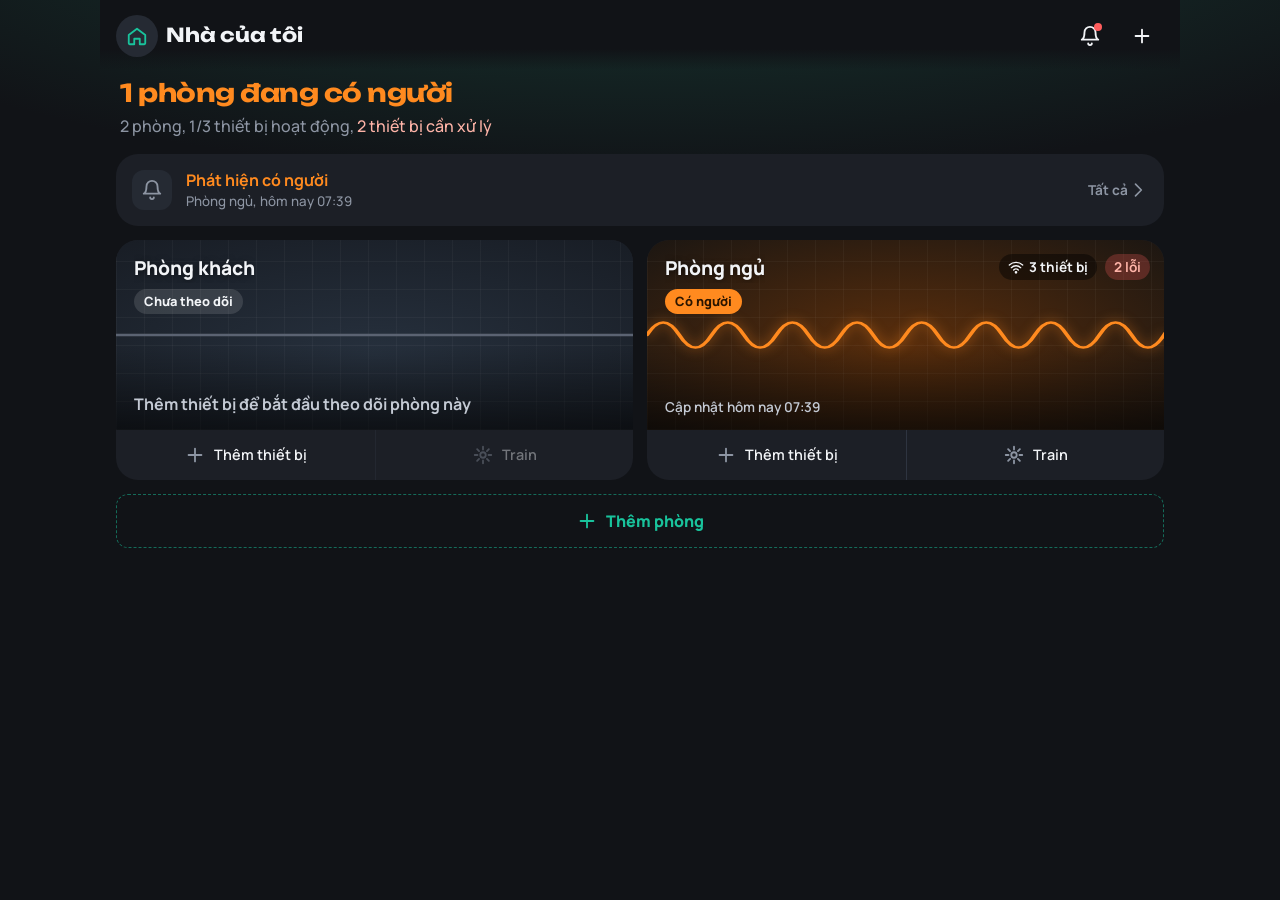
<file: index.html>
<!doctype html>
<html lang="vi">
<head>
  <meta charset="utf-8">
  <meta name="viewport" content="width=device-width, initial-scale=1, viewport-fit=cover, interactive-widget=resizes-content">
  <meta name="theme-color" content="#111317">
  <meta name="color-scheme" content="dark">
  <title>CSI</title>
  <!-- Font: Unbounded cho tiêu đề, Manrope cho chữ thường (đổi ở đây + trong style.css) -->
  <link rel="preconnect" href="https://fonts.googleapis.com">
  <link rel="preconnect" href="https://fonts.gstatic.com" crossorigin>
  <link rel="stylesheet" href="https://fonts.googleapis.com/css2?family=Manrope:wght@400;500;600;700;800&family=Unbounded:wght@500;700&display=swap">
  <link rel="stylesheet" href="style.css">
</head>
<body>
  <!-- Thanh trên cùng: app.js tự vẽ nội dung tuỳ màn hình -->
  <header class="topbar" id="topbar"></header>

  <!-- Nội dung từng màn hình được vẽ vào đây bởi app.js -->
  <main id="app"></main>

  <!-- Hộp thoại nhập tên (dùng cho thêm phòng) -->
  <dialog id="dlg">
    <form method="dialog">
      <h2 id="dlg-title">Thêm</h2>
      <input id="dlg-input" required autocomplete="off" enterkeyhint="done">
      <div class="row">
        <button value="cancel" class="ghost" formnovalidate>Huỷ</button>
        <button value="ok" class="solid">Thêm</button>
      </div>
    </form>
  </dialog>

  <!-- Menu nút + ở trang chủ -->
  <dialog id="menu" class="sheet">
    <form method="dialog">
      <button value="device" class="menu-item"><span class="mi-icon">⌁</span><span><b>Thêm thiết bị</b><small>Quét mã QR hoặc nhập mã trên thiết bị</small></span></button>
      <button value="room" class="menu-item"><span class="mi-icon">⌂</span><span><b>Thêm phòng</b><small>Tạo phòng mới để đặt cảm biến</small></span></button>
      <button value="cancel" class="ghost wide">Đóng</button>
    </form>
  </dialog>

  <script src="data.js"></script>
  <script src="app.js"></script>
</body>
</html>
</file>
<file: style.css>
/* ==========================================================
   GIAO DIỆN CSI — tông tối, thẻ phòng lớn (cảm hứng app camera Imou)
   Điểm nhấn: mỗi phòng có "màn hình sóng" — sóng WiFi gợn màu cam
   khi có người, phẳng khi trống. Đổi màu/font ở :root.
   ========================================================== */
:root {
  --bg: #111317;          /* nền app */
  --card: #1c1f26;        /* nền thẻ */
  --card-2: #252a33;      /* nền phụ, ô nhập */
  --line: #2e3440;
  --ink: #f2f4f7;         /* chữ chính */
  --muted: #8d95a3;       /* chữ phụ */
  --action: #19c39c;      /* nút chính, thiết bị đang hoạt động */
  --action-ink: #06231c;
  --presence: #ff8a1f;    /* CÓ NGƯỜI */
  --empty: #5b6372;       /* trống / tắt */
  --danger: #ff5d5d;

  --f-display: "Unbounded", "Segoe UI", system-ui, sans-serif;
  --f-body: "Manrope", "Segoe UI", system-ui, sans-serif;
  --r-lg: 22px;
  --r-md: 16px;
  --r-sm: 12px;
  --ease: cubic-bezier(.2, .8, .2, 1);
}

/* ---------- Nền tảng ---------- */
* { box-sizing: border-box; }
html { -webkit-tap-highlight-color: transparent; -webkit-text-size-adjust: 100%; overscroll-behavior: none; }
body {
  margin: 0; min-height: 100dvh; color: var(--ink);
  font: 500 16px/1.5 var(--f-body);
  background:
    radial-gradient(120% 50% at 50% -10%, #173a33 0%, transparent 60%),
    var(--bg);
  background-attachment: fixed;
}
button { font: inherit; color: inherit; cursor: pointer; touch-action: manipulation; user-select: none; -webkit-user-select: none; }
button:focus-visible, input:focus-visible, select:focus-visible { outline: 3px solid var(--action); outline-offset: 2px; }
[hidden] { display: none !important; }
h1, h2, h3, p { margin: 0; }

/* ---------- Thanh trên cùng ---------- */
.topbar {
  position: sticky; top: 0; z-index: 3;
  display: flex; align-items: center; gap: 8px;
  max-width: 600px; margin: 0 auto;
  padding: calc(14px + env(safe-area-inset-top, 0px)) 16px 12px;
  background: linear-gradient(var(--bg) 70%, transparent);
}
.topbar h1 { flex: 1; min-width: 0; font: 700 1.2rem/1.2 var(--f-display); letter-spacing: -.01em; overflow: hidden; text-overflow: ellipsis; white-space: nowrap; }
.home-badge {
  display: grid; place-items: center; width: 42px; height: 42px; flex: none;
  border-radius: 50%; background: var(--card-2); color: var(--action);
}
.icon-btn {
  position: relative; display: grid; place-items: center; width: 42px; height: 42px; flex: none;
  border: 0; border-radius: 50%; background: none;
}
.icon-btn:active { background: var(--card-2); }
.icon-btn .pip { position: absolute; top: 9px; right: 10px; width: 8px; height: 8px; border-radius: 50%; background: var(--danger); }

main { max-width: 600px; margin: 0 auto; padding: 4px 16px calc(32px + env(safe-area-inset-bottom, 0px)); display: grid; gap: 14px; }

/* ---------- Ô tóm tắt trang chủ ---------- */
.summary { display: grid; grid-template-columns: repeat(3, 1fr); gap: 10px; }
.summary div { padding: 14px; border-radius: var(--r-md); background: var(--card); }
.summary b { display: block; font: 700 1.5rem/1.1 var(--f-display); }
.summary span { color: var(--muted); font-size: .82rem; }
.summary .hot b { color: var(--presence); }
.summary .ok b { color: var(--action); }

/* ---------- Thẻ có tiêu đề + mũi tên (Sự kiện gần đây) ---------- */
.panel { border-radius: var(--r-lg); background: var(--card); overflow: hidden; }
.panel-head {
  display: flex; align-items: center; width: 100%; padding: 18px 20px;
  border: 0; background: none; text-align: left; font-weight: 800; font-size: 1.1rem;
}
.panel-head span { flex: 1; }
.panel-head:active { background: var(--card-2); }
.events { list-style: none; margin: 0; padding: 0 20px 12px; }
.events li { display: flex; gap: 12px; align-items: baseline; padding: 8px 0; border-top: 1px solid var(--line); }
.events time { font-variant-numeric: tabular-nums; color: var(--muted); font-size: .9rem; flex: none; }
.events .ev-text { flex: 1; }
.events .ev-room { color: var(--muted); font-size: .85rem; }
.events .hot { color: var(--presence); font-weight: 700; }

/* ---------- Thẻ phòng lớn ---------- */
.room-card { border-radius: var(--r-lg); background: var(--card); overflow: hidden; }
.screen {
  position: relative; display: block; width: 100%; height: 190px; padding: 0;
  border: 0; text-align: left; overflow: hidden;
  background:
    linear-gradient(transparent 55%, rgb(0 0 0 / .55)),
    repeating-linear-gradient(90deg, rgb(255 255 255 / .035) 0 1px, transparent 1px 28px),
    repeating-linear-gradient(0deg, rgb(255 255 255 / .035) 0 1px, transparent 1px 28px),
    radial-gradient(90% 90% at 50% 60%, #26303d, #161a21);
}
.screen.on {
  background:
    linear-gradient(transparent 55%, rgb(0 0 0 / .55)),
    repeating-linear-gradient(90deg, rgb(255 255 255 / .035) 0 1px, transparent 1px 28px),
    repeating-linear-gradient(0deg, rgb(255 255 255 / .035) 0 1px, transparent 1px 28px),
    radial-gradient(70% 80% at 50% 55%, #5a2e0c, #1b1612);
}
.screen .wave { position: absolute; left: 0; right: 0; top: 50%; width: 100%; height: 70px; transform: translateY(-50%); }
.screen .s-name { position: absolute; top: 14px; left: 18px; font-weight: 800; font-size: 1.2rem; text-shadow: 0 1px 6px rgb(0 0 0 / .5); }
.screen .s-icons { position: absolute; top: 14px; right: 14px; display: flex; gap: 8px; align-items: center; font-size: .85rem; font-weight: 700; }
.chip { display: inline-flex; align-items: center; gap: 5px; padding: 3px 9px; border-radius: 99px; background: rgb(0 0 0 / .45); }
.screen .s-event { position: absolute; left: 18px; right: 18px; bottom: 12px; font-weight: 800; font-size: 1.05rem; }
.screen.on .s-event { color: #ffd2a8; }
.actions { display: grid; grid-template-columns: repeat(3, 1fr); }
.actions button {
  display: grid; justify-items: center; gap: 2px; padding: 12px 4px;
  border: 0; background: none; color: var(--ink); font-size: .8rem; font-weight: 600;
}
.actions button + button { border-left: 1px solid var(--line); }
.actions button:active { background: var(--card-2); }
.actions svg { color: var(--muted); }

.end { display: flex; align-items: center; gap: 12px; color: var(--empty); font-size: .9rem; margin: 6px 0; }
.end::before, .end::after { content: ""; flex: 1; height: 1px; background: var(--line); }

/* ---------- Sóng ---------- */
.wave { display: block; overflow: hidden; color: var(--empty); }
.wave path { fill: none; stroke: currentColor; stroke-width: 2.5; stroke-linecap: round; }
.wave.on { color: var(--presence); filter: drop-shadow(0 0 6px rgb(255 138 31 / .6)); }
.wave.on path { animation: drift 2s linear infinite; }
@keyframes drift { to { transform: translateX(-40px); } }

/* ---------- Chi tiết phòng ---------- */
.state-line { display: flex; justify-content: space-between; align-items: baseline; padding: 0 4px; }
.state-line .state { font: 700 1.4rem/1.2 var(--f-display); }
.state-line .state.on { color: var(--presence); }
.state-line small { color: var(--muted); }
.group-title { padding: 8px 4px 0; font-size: .95rem; font-weight: 700; color: var(--muted); }

.list { margin: 0; padding: 0; list-style: none; background: var(--card); border-radius: var(--r-lg); overflow: hidden; }
.list > li + li { border-top: 1px solid var(--line); }
.dev { display: flex; align-items: flex-start; gap: 14px; padding: 16px; }
.dev-icon {
  position: relative; display: grid; place-items: center; width: 44px; height: 44px; flex: none;
  border-radius: 14px; background: var(--card-2); color: var(--muted);
}
.dev-icon.on { color: var(--action); }
.dev-icon .dot { position: absolute; right: -2px; bottom: -2px; width: 12px; height: 12px; border-radius: 50%; border: 2px solid var(--card); background: var(--empty); }
.dev-icon.on .dot { background: var(--action); }
.dev .info { flex: 1; min-width: 0; }
.dev .name { font-weight: 700; overflow: hidden; text-overflow: ellipsis; white-space: nowrap; }
.dev .meta { color: var(--muted); font-size: .82rem; }
.status { font-size: .86rem; font-weight: 700; color: var(--muted); }
.status.on { color: var(--action); }
.status.bad { color: var(--danger); }
.btn-reconnect {
  margin-top: 8px; padding: 6px 14px; border-radius: 99px;
  border: 1.5px solid var(--action); background: none; color: var(--action); font-size: .85rem; font-weight: 700;
}
.btn-reconnect:active { background: var(--action); color: var(--action-ink); }
.btn-reconnect:disabled { opacity: .55; cursor: wait; }
.del { display: grid; place-items: center; width: 36px; height: 36px; flex: none; border: 0; border-radius: 50%; background: none; color: var(--empty); }
.del:active { color: var(--danger); }

.empty-note { padding: 28px 20px; text-align: center; color: var(--muted); background: var(--card); border-radius: var(--r-lg); }

/* ---------- Nút ---------- */
.solid, .ghost, .add { border-radius: var(--r-sm); font-weight: 800; transition: transform .1s var(--ease); }
.solid:active, .ghost:active, .add:active { transform: scale(.97); }
.solid { border: 0; background: var(--action); color: var(--action-ink); padding: 14px 18px; }
.solid:disabled { opacity: .4; cursor: not-allowed; transform: none; }
.ghost { border: 1px solid var(--line); background: none; padding: 12px 16px; }
.wide { width: 100%; }
.add {
  display: flex; align-items: center; justify-content: center; gap: 8px; width: 100%; padding: 14px;
  border: 1.5px dashed color-mix(in srgb, var(--action) 50%, transparent); background: none; color: var(--action);
}
.dock {
  position: sticky; bottom: 0; margin: 10px -16px 0;
  padding: 12px 16px calc(12px + env(safe-area-inset-bottom, 0px));
  background: linear-gradient(transparent, var(--bg) 35%);
}
.dock .solid { width: 100%; font-size: 1.05rem; }

/* ---------- Luồng thêm thiết bị ---------- */
.steps { display: flex; gap: 6px; padding: 0 4px; }
.steps i { flex: 1; height: 4px; border-radius: 4px; background: var(--line); }
.steps i.done { background: var(--action); }
.step-title { padding: 6px 4px 0; font: 700 1.35rem/1.25 var(--f-display); }
.step-sub { padding: 0 4px; color: var(--muted); }

.method {
  display: flex; align-items: center; gap: 16px; width: 100%; padding: 20px;
  border: 1px solid var(--line); border-radius: var(--r-lg); background: var(--card); text-align: left;
}
.method:active { background: var(--card-2); }
.method .m-icon { display: grid; place-items: center; width: 52px; height: 52px; flex: none; border-radius: 16px; background: color-mix(in srgb, var(--action) 16%, transparent); color: var(--action); }
.method b { display: block; font-size: 1.05rem; }
.method small { color: var(--muted); font-size: .88rem; }

.form { display: grid; gap: 14px; padding: 20px; border-radius: var(--r-lg); background: var(--card); }
.field { display: grid; gap: 6px; }
.field label { font-size: .88rem; font-weight: 700; color: var(--muted); }
.field input, .field select, dialog input {
  width: 100%; padding: 13px 14px; font: 600 16px var(--f-body); /* 16px: iPhone không tự zoom */
  color: var(--ink); background: var(--card-2); border: 1px solid var(--line); border-radius: var(--r-sm);
}
.field .hint { font-size: .8rem; color: var(--muted); }
.field .err { font-size: .85rem; color: var(--danger); font-weight: 700; }
.pass-wrap { position: relative; }
.pass-wrap button { position: absolute; right: 6px; top: 50%; transform: translateY(-50%); border: 0; background: none; color: var(--action); font-size: .85rem; font-weight: 700; padding: 8px; }

/* Khung camera quét QR */
.scanner { position: relative; aspect-ratio: 1; border-radius: var(--r-lg); overflow: hidden; background: #000; }
.scanner video { width: 100%; height: 100%; object-fit: cover; }
.scanner .frame {
  position: absolute; inset: 18%; border-radius: 18px;
  box-shadow: 0 0 0 999px rgb(0 0 0 / .45);
  border: 3px solid var(--action);
}
.scanner .laser { position: absolute; left: 20%; right: 20%; top: 20%; height: 2px; background: var(--action); box-shadow: 0 0 10px var(--action); animation: laser 2s ease-in-out infinite alternate; }
@keyframes laser { to { top: 80%; } }
.scanner .msg { position: absolute; left: 0; right: 0; bottom: 5%; text-align: center; font-size: .9rem; font-weight: 700; color: var(--muted); }
.linkish { border: 0; background: none; color: var(--action); font-weight: 700; padding: 8px; justify-self: center; }

/* Thẻ thông tin thiết bị tìm thấy */
.found { display: flex; gap: 16px; align-items: center; padding: 18px; border-radius: var(--r-lg); background: var(--card); }
.found .dev-icon { width: 60px; height: 60px; border-radius: 18px; color: var(--action); }
.found dl { margin: 0; display: grid; grid-template-columns: auto 1fr; gap: 2px 12px; font-size: .9rem; }
.found dt { color: var(--muted); }
.found dd { margin: 0; font-weight: 700; word-break: break-all; }

/* Tiến trình kết nối */
.progress-list { list-style: none; margin: 0; padding: 8px 20px; border-radius: var(--r-lg); background: var(--card); }
.progress-list li { display: flex; align-items: center; gap: 14px; padding: 12px 0; color: var(--muted); }
.progress-list li + li { border-top: 1px solid var(--line); }
.progress-list .mark { display: grid; place-items: center; width: 26px; height: 26px; flex: none; border-radius: 50%; border: 2px solid var(--line); font-size: .8rem; }
.progress-list li.doing { color: var(--ink); }
.progress-list li.doing .mark { border-color: var(--action); border-top-color: transparent; animation: spin .8s linear infinite; }
.progress-list li.done { color: var(--ink); }
.progress-list li.done .mark { border-color: var(--action); background: var(--action); color: var(--action-ink); }
.progress-list li.fail .mark { border-color: var(--danger); background: var(--danger); color: #fff; }
@keyframes spin { to { transform: rotate(360deg); } }
.result { display: grid; justify-items: center; gap: 8px; padding: 28px 20px; text-align: center; border-radius: var(--r-lg); background: var(--card); }
.result .big-check { display: grid; place-items: center; width: 72px; height: 72px; border-radius: 50%; background: var(--action); color: var(--action-ink); font-size: 2rem; font-weight: 800; }
.result p { color: var(--muted); }
.result.fail .big-check { background: var(--danger); color: #fff; }
.panel-head.as-title { margin: 0; }
.events .ok { color: var(--action); font-weight: 700; }
.events .bad { color: var(--danger); font-weight: 700; }

/* ---------- Train ---------- */
.train { display: grid; justify-items: center; gap: 6px; text-align: center; padding: 28px 20px; border-radius: var(--r-lg); background: var(--card); }
.ring { position: relative; width: 180px; height: 180px; margin-bottom: 10px; }
.ring svg { width: 100%; height: 100%; transform: rotate(-90deg); }
.ring circle { fill: none; stroke-width: 12; }
.ring .track { stroke: var(--line); }
.ring .bar { stroke: var(--action); stroke-linecap: round; transition: stroke-dashoffset .5s var(--ease); }
.ring .pct { position: absolute; inset: 0; display: grid; place-items: center; font: 700 2.4rem/1 var(--f-display); }
.ring.idle .pct { color: var(--empty); font-size: 1.05rem; }
.train .big { font: 700 1.4rem/1.2 var(--f-display); }
.train .big.on { color: var(--action); }
.train .sub { color: var(--muted); font-size: .92rem; max-width: 34ch; }

/* ---------- Hộp thoại + menu ---------- */
dialog { border: 0; border-radius: var(--r-lg); padding: 22px; width: min(400px, calc(100vw - 32px)); background: var(--card); color: var(--ink); }
dialog[open] { animation: pop .18s var(--ease); }
@keyframes pop { from { opacity: 0; transform: scale(.96); } }
dialog::backdrop { background: rgb(0 0 0 / .6); }
dialog h2 { margin: 0 0 14px; font: 700 1.1rem/1.2 var(--f-display); }
dialog .row { display: flex; justify-content: flex-end; gap: 8px; margin-top: 16px; }
dialog.sheet { margin: auto auto 0; width: min(600px, 100vw); max-width: 100vw; border-radius: var(--r-lg) var(--r-lg) 0 0; padding: 12px 16px calc(16px + env(safe-area-inset-bottom, 0px)); }
dialog.sheet[open] { animation: rise .22s var(--ease); }
@keyframes rise { from { transform: translateY(40px); opacity: 0; } }
dialog.sheet form { display: grid; gap: 8px; }
.menu-item { display: flex; gap: 14px; align-items: center; padding: 14px; border: 0; border-radius: var(--r-md); background: none; text-align: left; }
.menu-item:active { background: var(--card-2); }
.menu-item .mi-icon { display: grid; place-items: center; width: 44px; height: 44px; flex: none; border-radius: 14px; background: color-mix(in srgb, var(--action) 16%, transparent); color: var(--action); font-size: 1.3rem; font-weight: 800; }
.menu-item b { display: block; }
.menu-item small { color: var(--muted); }

/* ---------- Hover chỉ cho chuột ---------- */
@media (hover: hover) and (pointer: fine) {
  .icon-btn:hover, .panel-head:hover, .actions button:hover, .method:hover, .menu-item:hover { background: var(--card-2); }
  .screen:hover .s-name { text-decoration: underline; }
  .del:hover { color: var(--danger); }
  .btn-reconnect:hover { background: var(--action); color: var(--action-ink); }
}
@media (prefers-reduced-motion: reduce) {
  *, *::before, *::after { animation: none !important; transition: none !important; }
}


/* ===== BẢN XEM TRƯỚC: các chỉnh sửa sau khi đánh giá UI/UX ===== */
/* Trạng thái cả nhà: 1 câu to thay cho 3 ô số */
.status-hero { padding: 4px 4px 2px; }
.sh-big { font: 700 1.55rem/1.2 var(--f-display); letter-spacing: -.02em; }
.sh-big.on { color: var(--presence); }
.sh-sub { margin-top: 6px; color: var(--muted); }
.sh-sub .warn, .banner { color: #ffb4a8; }

/* Sự kiện mới nhất: 1 dòng gọn như Imou */
.event-row { display: flex; align-items: center; gap: 14px; width: 100%; padding: 14px 16px; border: 0; border-radius: var(--r-lg); background: var(--card); text-align: left; }
.event-row:active { background: var(--card-2); }
.er-icon { display: grid; place-items: center; width: 40px; height: 40px; flex: none; border-radius: 12px; background: var(--card-2); color: var(--muted); }
.er-text { flex: 1; min-width: 0; }
.er-text b { display: block; overflow: hidden; text-overflow: ellipsis; white-space: nowrap; }
.er-text b.hot { color: var(--presence); }
.er-text small { color: var(--muted); }
.er-more { display: flex; align-items: center; color: var(--muted); font-size: .85rem; font-weight: 700; white-space: nowrap; }

/* Thẻ phòng: tên + trạng thái ở góc trên trái */
.room-grid { display: grid; gap: 14px; }
.screen .s-head { position: absolute; top: 14px; left: 18px; display: grid; justify-items: start; gap: 6px; }
.screen .s-head .s-name { position: static; }
.pill { padding: 3px 10px; border-radius: 99px; font-size: .8rem; font-weight: 800; background: rgb(255 255 255 / .12); color: var(--ink); }
.pill.on { background: var(--presence); color: #2a1500; }
.chip.warn { background: rgb(255 93 93 / .25); color: #ffb4a8; }
.screen .s-time { position: absolute; left: 18px; bottom: 12px; font-size: .85rem; font-weight: 600; color: #c4cad4; }
.screen .s-empty { position: absolute; left: 18px; right: 18px; bottom: 14px; font-weight: 700; color: #c4cad4; }
.screen .s-big { font: 700 1.5rem/1.2 var(--f-display); text-shadow: 0 1px 8px rgb(0 0 0 / .5); }
.screen.on .s-big { color: var(--presence); }
.actions.two { grid-template-columns: 1fr 1fr; }
.actions button { display: flex; justify-content: center; align-items: center; gap: 8px; padding: 14px 4px; font-size: .9rem; }
.dock { margin-top: 18px; }
.actions button:disabled { opacity: .4; cursor: not-allowed; }

.banner { padding: 12px 16px; border-radius: var(--r-md); background: rgb(255 93 93 / .12); font-weight: 700; }

/* Chữ phụ đủ tương phản, nút xoá đủ to để chạm (44px) */
.end { color: var(--muted); }
.del { width: 44px; height: 44px; margin: -4px -6px 0 0; }

/* Máy tính: rộng hơn, phòng xếp 2 cột */
@media (min-width: 900px) {
  main, .topbar { max-width: 1080px; }
  .room-grid { grid-template-columns: 1fr 1fr; }
}

/* Sửa sau đợt test: tên dài không làm tràn màn hình, vùng chạm đủ 44px */
main > *, .room-grid > * { min-width: 0; }
.er-text small { display: block; overflow: hidden; text-overflow: ellipsis; white-space: nowrap; }
.screen .s-head { right: 18px; }
.screen .s-head .s-name { max-width: 100%; overflow: hidden; text-overflow: ellipsis; white-space: nowrap; }
.screen:has(.s-icons .chip) .s-head { right: 190px; }
.icon-btn { width: 44px; height: 44px; }
.btn-reconnect { min-height: 44px; padding: 8px 16px; }

/* Cài đặt phòng + hộp xác nhận */
.settings .set-row { display: flex; align-items: center; justify-content: space-between; width: 100%; min-height: 52px; padding: 14px 16px; border: 0; background: none; text-align: left; font-weight: 700; color: var(--ink); }
.settings .set-row + .set-row { border-top: 1px solid var(--line); }
.settings .set-row svg { color: var(--muted); }
.settings .set-row:active { background: var(--card-2); }
.settings .set-row.danger { color: var(--danger); }
.solid.danger { background: var(--danger); color: #fff; }
.cfm-text { color: var(--muted); }
@media (hover: hover) and (pointer: fine) { .settings .set-row:hover { background: var(--card-2); } }

/* Thông báo: 2 tab Cảm biến / Train */
.tabs { display: grid; grid-template-columns: 1fr 1fr; gap: 4px; padding: 4px; border-radius: var(--r-md); background: var(--card); }
.tabs button { min-height: 44px; border: 0; border-radius: var(--r-sm); background: none; color: var(--muted); font-weight: 800; }
.tabs button[aria-selected="true"] { background: var(--card-2); color: var(--ink); }

/* Lịch sử train xếp lớp */
.stack { display: grid; gap: 10px; }
.run { border-radius: var(--r-lg); background: var(--card); overflow: hidden; }
.run summary { display: flex; align-items: center; gap: 14px; min-height: 64px; padding: 14px 16px; cursor: pointer; list-style: none; }
.run summary::-webkit-details-marker { display: none; }
.run summary > svg { color: var(--muted); transition: transform .15s var(--ease); }
.run[open] summary > svg { transform: rotate(90deg); }
.run-mark { display: grid; place-items: center; width: 34px; height: 34px; flex: none; border-radius: 50%; font-weight: 800; background: var(--action); color: var(--action-ink); }
.run.bad .run-mark { background: var(--danger); color: #fff; }
.run-title { flex: 1; min-width: 0; }
.run-title b { display: block; }
.run.ok .run-title b { color: var(--action); }
.run.bad .run-title b { color: var(--danger); }
.run-title small { color: var(--muted); }
.timeline { list-style: none; margin: 0; padding: 0 16px 14px 64px; }
.timeline li { position: relative; display: flex; justify-content: space-between; gap: 12px; padding: 8px 0; color: var(--muted); font-size: .9rem; }
.timeline li::before { content: ""; position: absolute; left: -32px; top: 14px; width: 8px; height: 8px; border-radius: 50%; background: var(--empty); }
.timeline li:not(:last-child)::after { content: ""; position: absolute; left: -29px; top: 24px; bottom: -14px; width: 2px; background: var(--line); }
.timeline li.done { color: var(--ink); } .timeline li.done::before { background: var(--action); }
.timeline li.fail { color: var(--ink); } .timeline li.fail::before { background: var(--danger); }
.timeline time { white-space: nowrap; font-variant-numeric: tabular-nums; }
</file>
